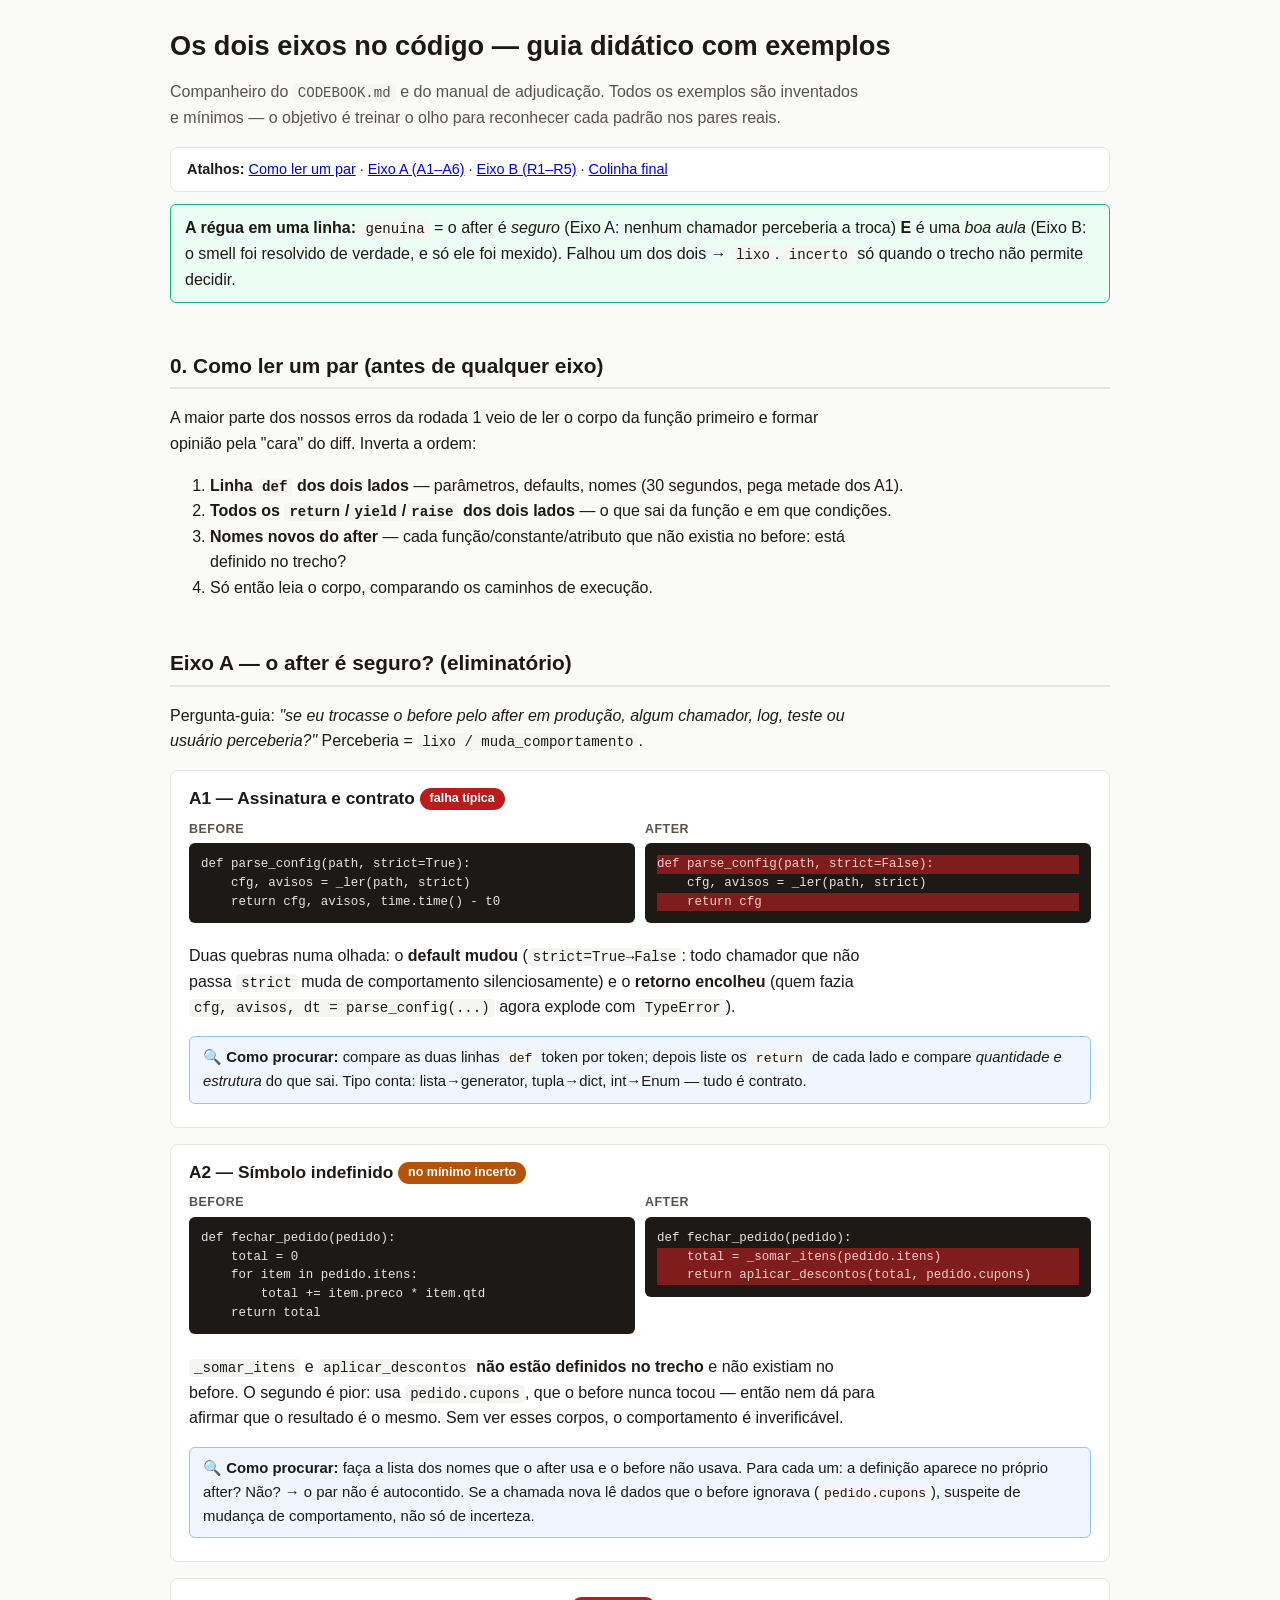
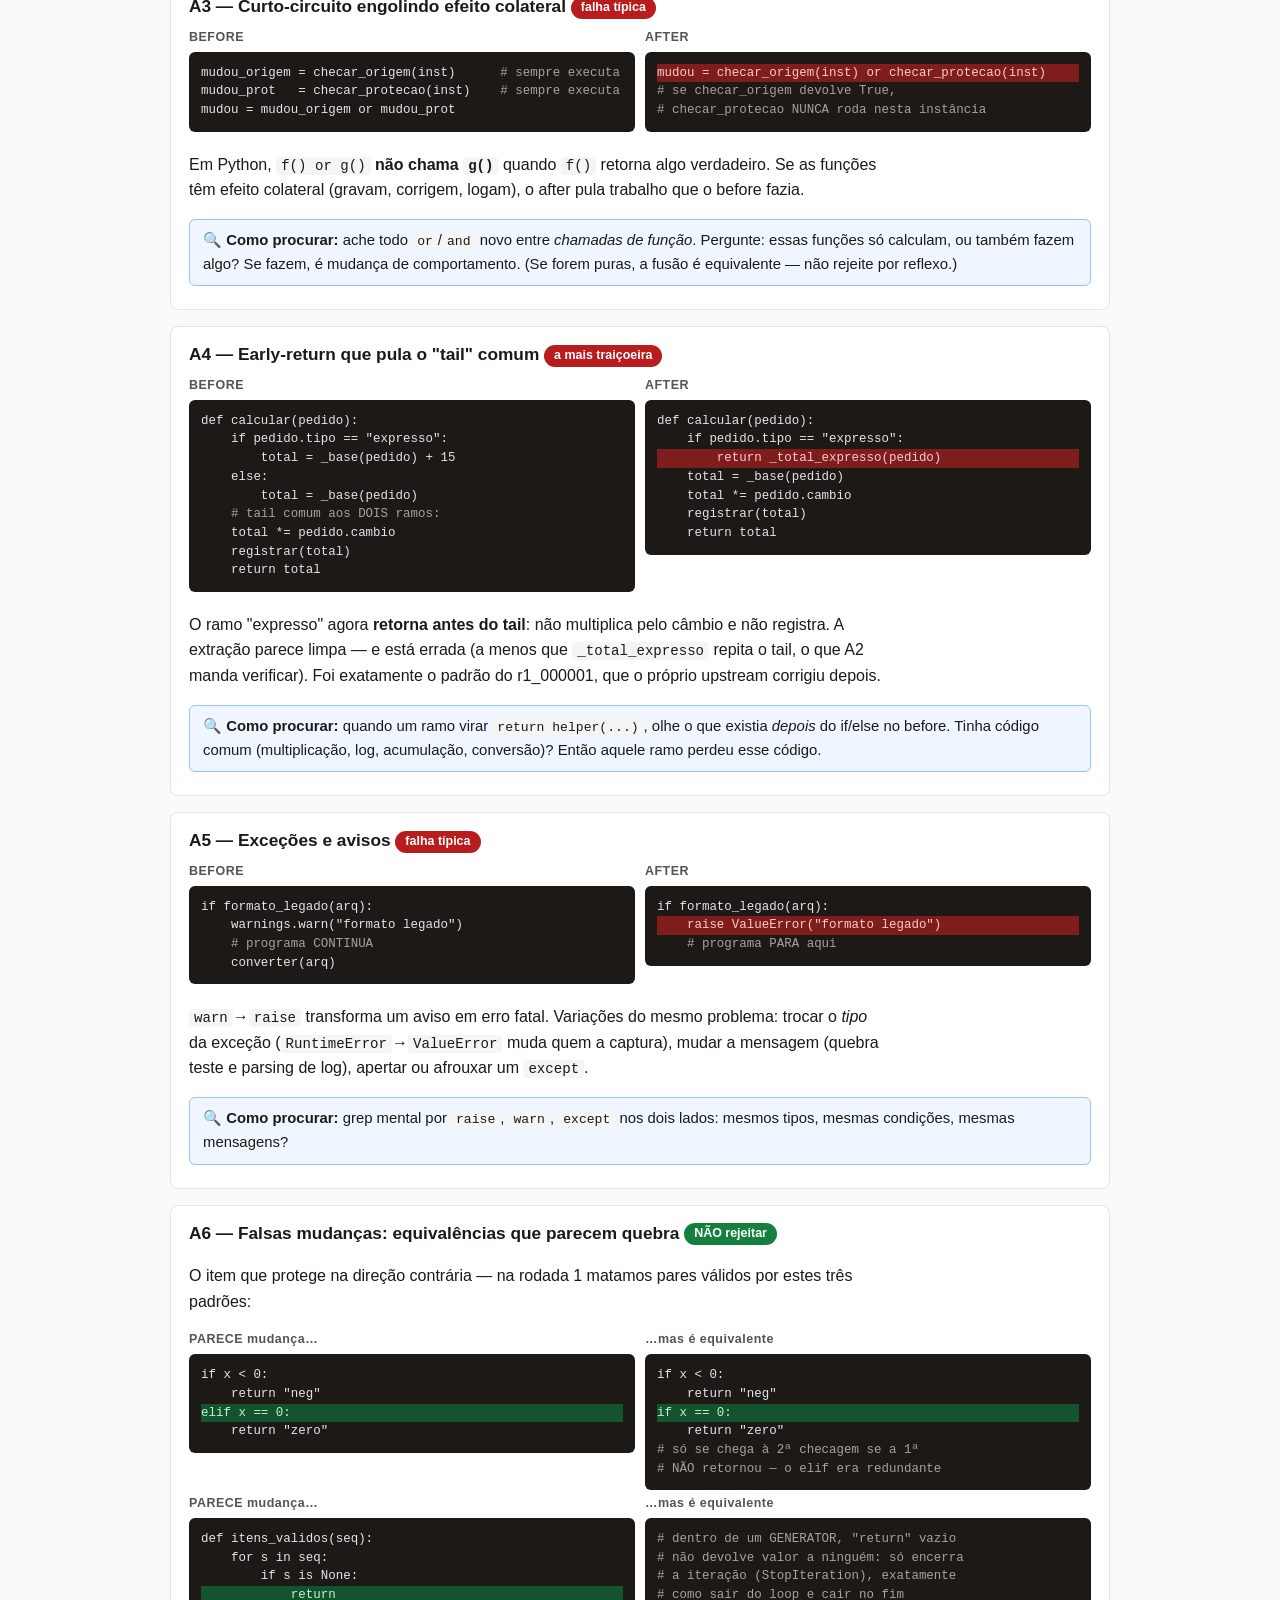
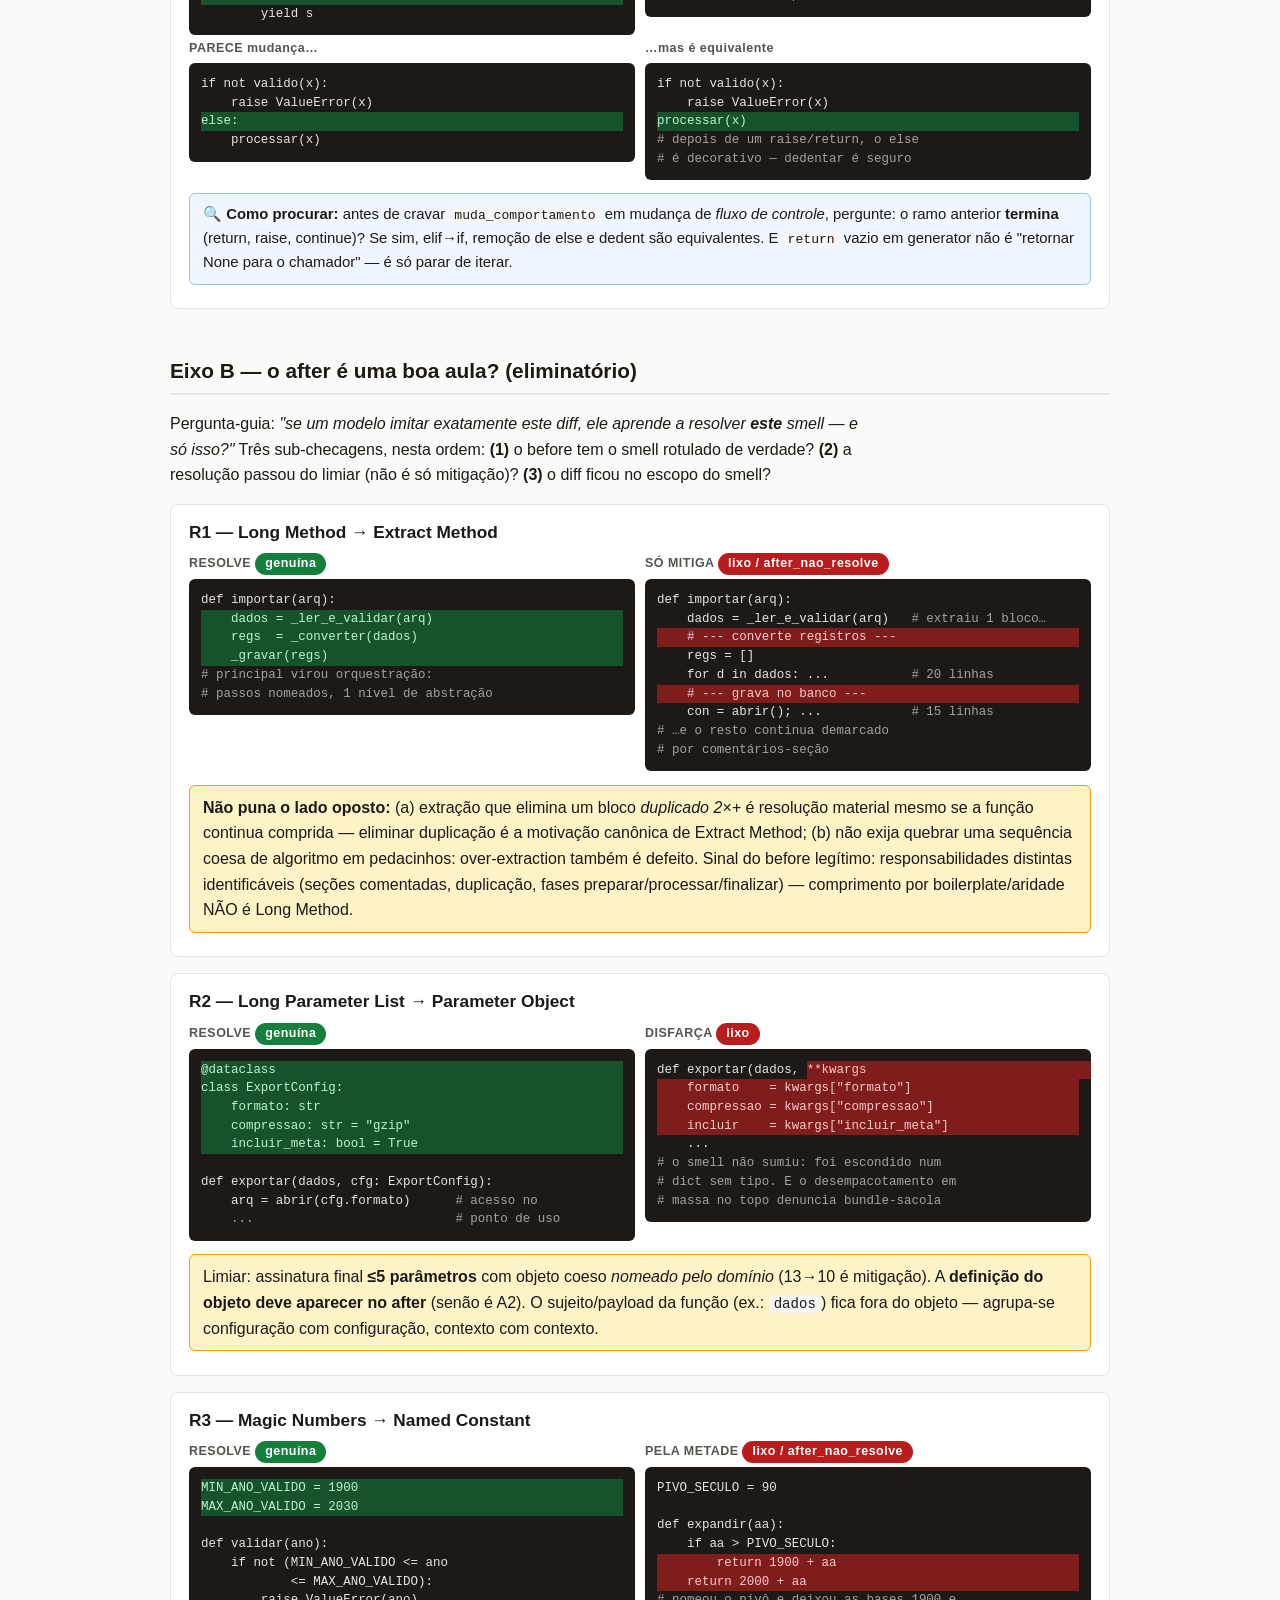
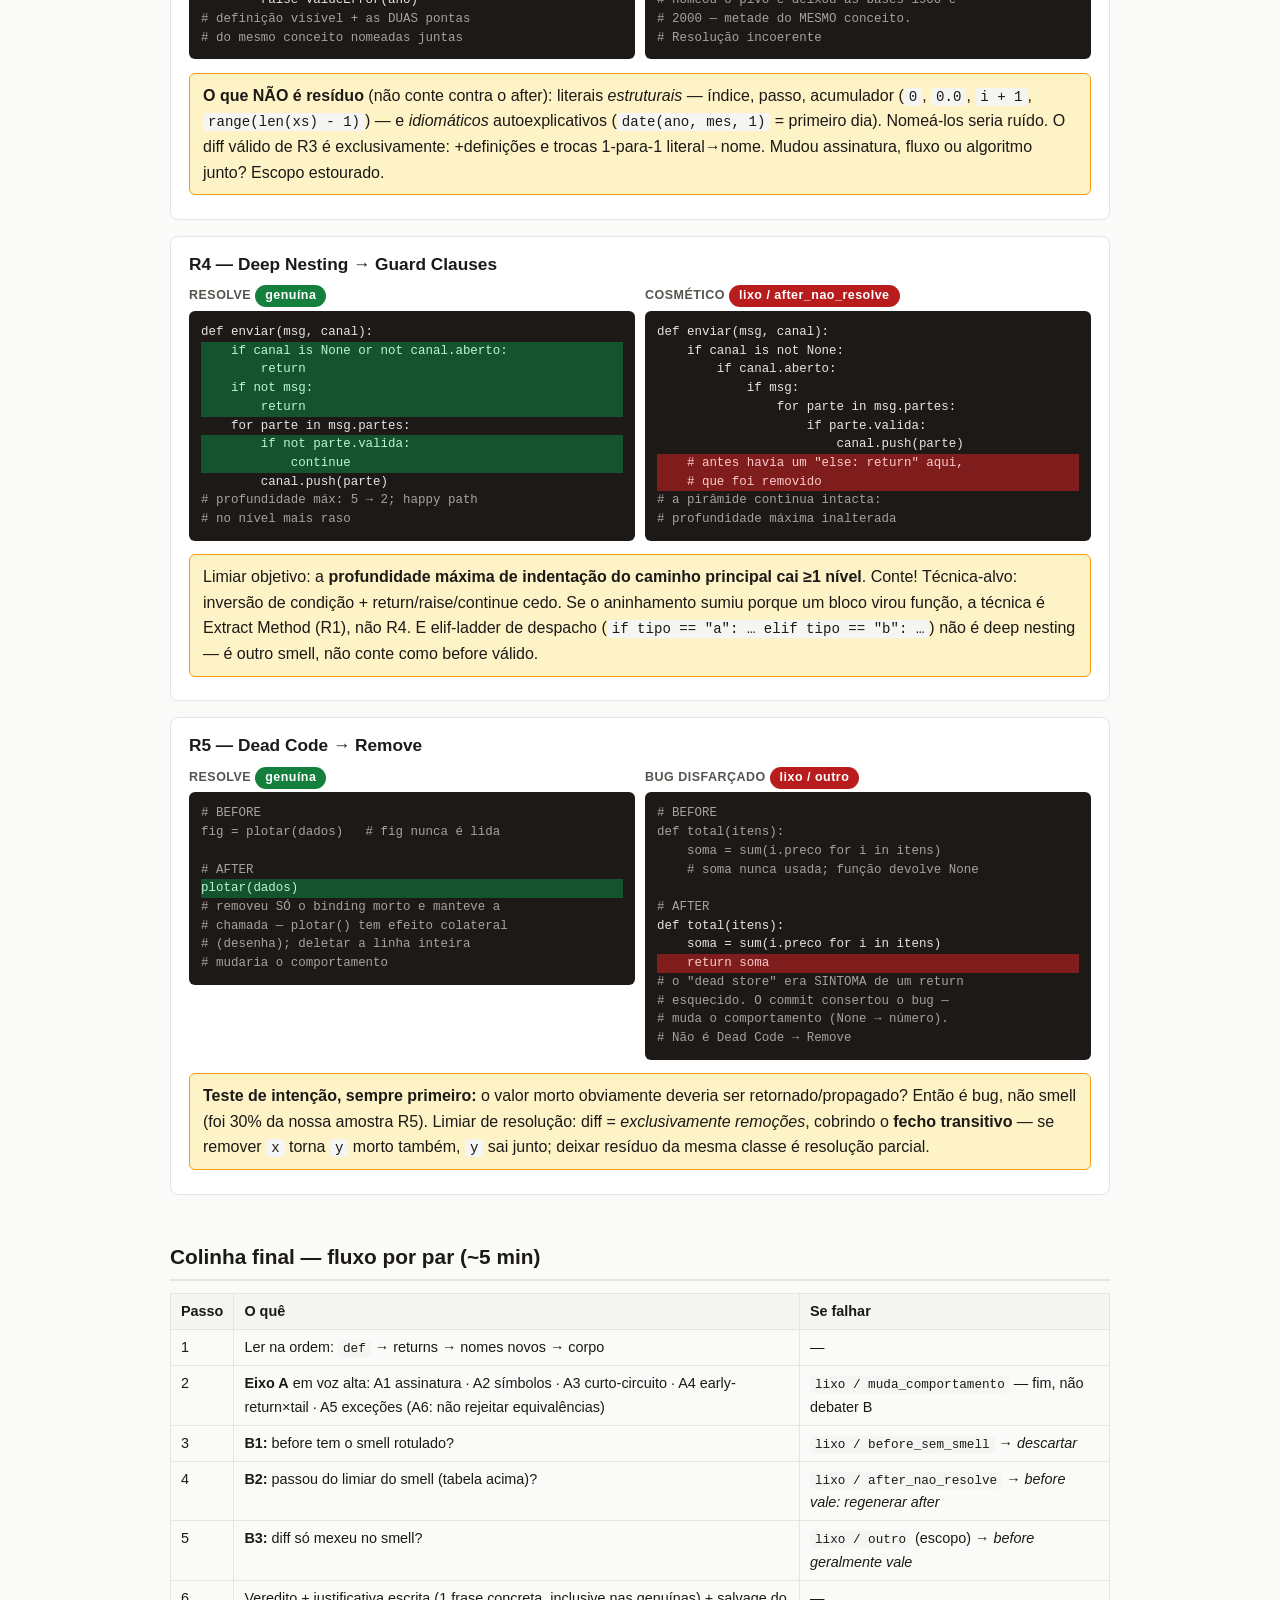
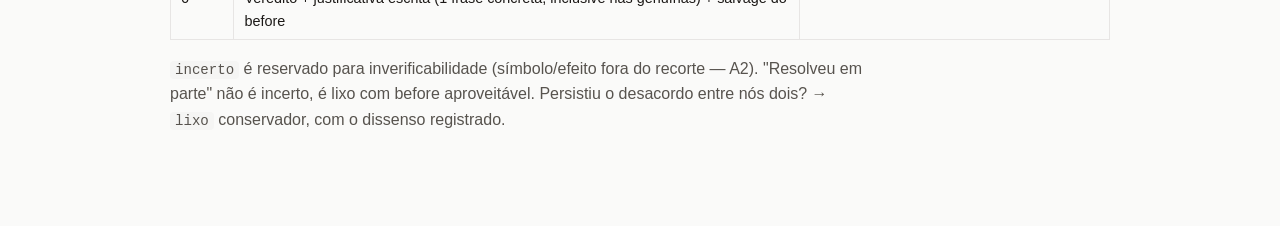
<file: GUIA_EIXOS.html>
<!doctype html>
<html lang="pt-BR">
<head>
<meta charset="utf-8">
<meta name="viewport" content="width=device-width, initial-scale=1">
<title>Guia didático — os dois eixos no código</title>
<style>
:root { --ink:#1c1917; --muted:#57534e; --line:#e7e5e4; --bg:#fafaf9;
        --ok:#15803d; --bad:#b91c1c; --warn:#b45309; }
* { box-sizing:border-box }
body { font:16px/1.6 -apple-system,"Segoe UI",Roboto,sans-serif; color:var(--ink);
       background:var(--bg); margin:0 }
main { max-width:980px; margin:0 auto; padding:24px 20px 80px }
h1 { font-size:1.7rem; line-height:1.25; margin:.2em 0 }
h2 { font-size:1.3rem; margin:2.2em 0 .6em; border-bottom:2px solid var(--line); padding-bottom:.25em }
h3 { font-size:1.08rem; margin:1.6em 0 .4em }
p, li { max-width:78ch }
.sub { color:var(--muted) }
.badge { display:inline-block; padding:1px 10px; border-radius:999px; font-size:.78rem;
         font-weight:700; color:#fff; vertical-align:middle }
.ok   { background:var(--ok) }
.bad  { background:var(--bad) }
.warn { background:var(--warn) }
.caixa { background:#fff; border:1px solid var(--line); border-radius:8px;
         padding:14px 18px; margin:16px 0 }
.caixa h3 { margin-top:0 }
.duo { display:grid; grid-template-columns:1fr 1fr; gap:10px }
@media (max-width:760px){ .duo { grid-template-columns:1fr } }
pre { background:#1c1917; color:#e7e5e4; padding:12px; border-radius:6px;
      overflow-x:auto; font-size:.78rem; line-height:1.5; margin:.3em 0 }
pre .x { background:#7f1d1d; color:#fecaca; display:inline-block; width:100% }
pre .v { background:#14532d; color:#bbf7d0; display:inline-block; width:100% }
pre .c { color:#a8a29e }
.rotulo { font-size:.78rem; font-weight:700; color:var(--muted); letter-spacing:.04em }
.como { background:#eff6ff; border:1px solid #93c5fd; border-radius:6px; padding:9px 13px;
        margin:.6em 0; font-size:.93rem }
.como::before { content:"🔍 Como procurar: "; font-weight:700 }
.alerta { background:#fef3c7; border:1px solid #f59e0b; border-radius:6px; padding:9px 13px; margin:.6em 0 }
.regra  { background:#ecfdf5; border:1px solid #10b981; border-radius:6px; padding:10px 14px; margin:.8em 0 }
table { border-collapse:collapse; width:100%; margin:.6em 0; font-size:.9rem }
th,td { border:1px solid var(--line); padding:6px 10px; text-align:left; vertical-align:top }
th { background:#f5f5f4 }
nav { font-size:.9rem; background:#fff; border:1px solid var(--line); border-radius:8px; padding:10px 16px }
code { background:#f5f5f4; padding:1px 5px; border-radius:4px; font-size:.88em }
</style>
</head>
<body><main>

<h1>Os dois eixos no código — guia didático com exemplos</h1>
<p class="sub">Companheiro do <code>CODEBOOK.md</code> e do manual de adjudicação. Todos os
exemplos são inventados e mínimos — o objetivo é treinar o olho para reconhecer cada padrão
nos pares reais.</p>

<nav><strong>Atalhos:</strong>
<a href="#leitura">Como ler um par</a> ·
<a href="#eixoA">Eixo A (A1–A6)</a> ·
<a href="#eixoB">Eixo B (R1–R5)</a> ·
<a href="#colinha">Colinha final</a></nav>

<div class="regra"><strong>A régua em uma linha:</strong> <code>genuina</code> = o after é
<em>seguro</em> (Eixo A: nenhum chamador perceberia a troca) <strong>E</strong> é uma
<em>boa aula</em> (Eixo B: o smell foi resolvido de verdade, e só ele foi mexido). Falhou um
dos dois → <code>lixo</code>. <code>incerto</code> só quando o trecho não permite decidir.</div>

<h2 id="leitura">0. Como ler um par (antes de qualquer eixo)</h2>
<p>A maior parte dos nossos erros da rodada 1 veio de ler o corpo da função primeiro e formar
opinião pela "cara" do diff. Inverta a ordem:</p>
<ol>
<li><strong>Linha <code>def</code> dos dois lados</strong> — parâmetros, defaults, nomes (30 segundos, pega metade dos A1).</li>
<li><strong>Todos os <code>return</code>/<code>yield</code>/<code>raise</code> dos dois lados</strong> — o que sai da função e em que condições.</li>
<li><strong>Nomes novos do after</strong> — cada função/constante/atributo que não existia no before: está definido no trecho?</li>
<li>Só então leia o corpo, comparando os caminhos de execução.</li>
</ol>

<h2 id="eixoA">Eixo A — o after é seguro? (eliminatório)</h2>
<p>Pergunta-guia: <em>"se eu trocasse o before pelo after em produção, algum chamador, log,
teste ou usuário perceberia?"</em> Perceberia = <code>lixo / muda_comportamento</code>.</p>

<div class="caixa">
<h3>A1 — Assinatura e contrato <span class="badge bad">falha típica</span></h3>
<div class="duo">
<div><div class="rotulo">BEFORE</div>
<pre>def parse_config(path, strict=True):
    cfg, avisos = _ler(path, strict)
    return cfg, avisos, time.time() - t0</pre></div>
<div><div class="rotulo">AFTER</div>
<pre><span class="x">def parse_config(path, strict=False):</span>
    cfg, avisos = _ler(path, strict)
<span class="x">    return cfg</span></pre></div>
</div>
<p>Duas quebras numa olhada: o <strong>default mudou</strong> (<code>strict=True→False</code>:
todo chamador que não passa <code>strict</code> muda de comportamento silenciosamente) e o
<strong>retorno encolheu</strong> (quem fazia <code>cfg, avisos, dt = parse_config(...)</code>
agora explode com <code>TypeError</code>).</p>
<div class="como">compare as duas linhas <code>def</code> token por token; depois liste os
<code>return</code> de cada lado e compare <em>quantidade e estrutura</em> do que sai. Tipo
conta: lista→generator, tupla→dict, int→Enum — tudo é contrato.</div>
</div>

<div class="caixa">
<h3>A2 — Símbolo indefinido <span class="badge warn">no mínimo incerto</span></h3>
<div class="duo">
<div><div class="rotulo">BEFORE</div>
<pre>def fechar_pedido(pedido):
    total = 0
    for item in pedido.itens:
        total += item.preco * item.qtd
    return total</pre></div>
<div><div class="rotulo">AFTER</div>
<pre>def fechar_pedido(pedido):
<span class="x">    total = _somar_itens(pedido.itens)</span>
<span class="x">    return aplicar_descontos(total, pedido.cupons)</span></pre></div>
</div>
<p><code>_somar_itens</code> e <code>aplicar_descontos</code> <strong>não estão definidos no
trecho</strong> e não existiam no before. O segundo é pior: usa <code>pedido.cupons</code>, que
o before nunca tocou — então nem dá para afirmar que o resultado é o mesmo. Sem ver esses
corpos, o comportamento é inverificável.</p>
<div class="como">faça a lista dos nomes que o after usa e o before não usava. Para cada um:
a definição aparece no próprio after? Não? → o par não é autocontido. Se a chamada nova lê
dados que o before ignorava (<code>pedido.cupons</code>), suspeite de mudança de comportamento,
não só de incerteza.</div>
</div>

<div class="caixa">
<h3>A3 — Curto-circuito engolindo efeito colateral <span class="badge bad">falha típica</span></h3>
<div class="duo">
<div><div class="rotulo">BEFORE</div>
<pre>mudou_origem = checar_origem(inst)      <span class="c"># sempre executa</span>
mudou_prot   = checar_protecao(inst)    <span class="c"># sempre executa</span>
mudou = mudou_origem or mudou_prot</pre></div>
<div><div class="rotulo">AFTER</div>
<pre><span class="x">mudou = checar_origem(inst) or checar_protecao(inst)</span>
<span class="c"># se checar_origem devolve True,
# checar_protecao NUNCA roda nesta instância</span></pre></div>
</div>
<p>Em Python, <code>f() or g()</code> <strong>não chama <code>g()</code></strong> quando
<code>f()</code> retorna algo verdadeiro. Se as funções têm efeito colateral (gravam, corrigem,
logam), o after pula trabalho que o before fazia.</p>
<div class="como">ache todo <code>or</code>/<code>and</code> novo entre <em>chamadas de
função</em>. Pergunte: essas funções só calculam, ou também fazem algo? Se fazem, é mudança de
comportamento. (Se forem puras, a fusão é equivalente — não rejeite por reflexo.)</div>
</div>

<div class="caixa">
<h3>A4 — Early-return que pula o "tail" comum <span class="badge bad">a mais traiçoeira</span></h3>
<div class="duo">
<div><div class="rotulo">BEFORE</div>
<pre>def calcular(pedido):
    if pedido.tipo == "expresso":
        total = _base(pedido) + 15
    else:
        total = _base(pedido)
    <span class="c"># tail comum aos DOIS ramos:</span>
    total *= pedido.cambio
    registrar(total)
    return total</pre></div>
<div><div class="rotulo">AFTER</div>
<pre>def calcular(pedido):
    if pedido.tipo == "expresso":
<span class="x">        return _total_expresso(pedido)</span>
    total = _base(pedido)
    total *= pedido.cambio
    registrar(total)
    return total</pre></div>
</div>
<p>O ramo "expresso" agora <strong>retorna antes do tail</strong>: não multiplica pelo câmbio e
não registra. A extração parece limpa — e está errada (a menos que <code>_total_expresso</code>
repita o tail, o que A2 manda verificar). Foi exatamente o padrão do r1_000001, que o próprio
upstream corrigiu depois.</p>
<div class="como">quando um ramo virar <code>return helper(...)</code>, olhe o que existia
<em>depois</em> do if/else no before. Tinha código comum (multiplicação, log, acumulação,
conversão)? Então aquele ramo perdeu esse código.</div>
</div>

<div class="caixa">
<h3>A5 — Exceções e avisos <span class="badge bad">falha típica</span></h3>
<div class="duo">
<div><div class="rotulo">BEFORE</div>
<pre>if formato_legado(arq):
    warnings.warn("formato legado")
    <span class="c"># programa CONTINUA</span>
    converter(arq)</pre></div>
<div><div class="rotulo">AFTER</div>
<pre>if formato_legado(arq):
<span class="x">    raise ValueError("formato legado")</span>
    <span class="c"># programa PARA aqui</span></pre></div>
</div>
<p><code>warn</code>→<code>raise</code> transforma um aviso em erro fatal. Variações do mesmo
problema: trocar o <em>tipo</em> da exceção (<code>RuntimeError</code>→<code>ValueError</code>
muda quem a captura), mudar a mensagem (quebra teste e parsing de log), apertar ou afrouxar um
<code>except</code>.</p>
<div class="como">grep mental por <code>raise</code>, <code>warn</code>, <code>except</code>
nos dois lados: mesmos tipos, mesmas condições, mesmas mensagens?</div>
</div>

<div class="caixa">
<h3>A6 — Falsas mudanças: equivalências que parecem quebra <span class="badge ok">NÃO rejeitar</span></h3>
<p>O item que protege na direção contrária — na rodada 1 matamos pares válidos por estes três
padrões:</p>
<div class="duo">
<div><div class="rotulo">PARECE mudança…</div>
<pre>if x &lt; 0:
    return "neg"
<span class="v">elif x == 0:</span>      <span class="c"># virou if</span>
    return "zero"</pre></div>
<div><div class="rotulo">…mas é equivalente</div>
<pre>if x &lt; 0:
    return "neg"
<span class="v">if x == 0:</span>
    return "zero"
<span class="c"># só se chega à 2ª checagem se a 1ª
# NÃO retornou — o elif era redundante</span></pre></div>
</div>
<div class="duo">
<div><div class="rotulo">PARECE mudança…</div>
<pre>def itens_validos(seq):
    for s in seq:
        if s is None:
<span class="v">            return</span>   <span class="c"># era "pass" + break</span>
        yield s</pre></div>
<div><div class="rotulo">…mas é equivalente</div>
<pre><span class="c"># dentro de um GENERATOR, "return" vazio
# não devolve valor a ninguém: só encerra
# a iteração (StopIteration), exatamente
# como sair do loop e cair no fim</span></pre></div>
</div>
<div class="duo">
<div><div class="rotulo">PARECE mudança…</div>
<pre>if not valido(x):
    raise ValueError(x)
<span class="v">else:</span>             <span class="c"># else removido</span>
    processar(x)</pre></div>
<div><div class="rotulo">…mas é equivalente</div>
<pre>if not valido(x):
    raise ValueError(x)
<span class="v">processar(x)</span>
<span class="c"># depois de um raise/return, o else
# é decorativo — dedentar é seguro</span></pre></div>
</div>
<div class="como">antes de cravar <code>muda_comportamento</code> em mudança de
<em>fluxo de controle</em>, pergunte: o ramo anterior <strong>termina</strong> (return, raise,
continue)? Se sim, elif→if, remoção de else e dedent são equivalentes. E <code>return</code>
vazio em generator não é "retornar None para o chamador" — é só parar de iterar.</div>
</div>

<h2 id="eixoB">Eixo B — o after é uma boa aula? (eliminatório)</h2>
<p>Pergunta-guia: <em>"se um modelo imitar exatamente este diff, ele aprende a resolver
<strong>este</strong> smell — e só isso?"</em> Três sub-checagens, nesta ordem:
<strong>(1)</strong> o before tem o smell rotulado de verdade? <strong>(2)</strong> a resolução
passou do limiar (não é só mitigação)? <strong>(3)</strong> o diff ficou no escopo do smell?</p>

<div class="caixa">
<h3>R1 — Long Method → Extract Method</h3>
<div class="duo">
<div><div class="rotulo">RESOLVE <span class="badge ok">genuína</span></div>
<pre>def importar(arq):
<span class="v">    dados = _ler_e_validar(arq)</span>
<span class="v">    regs  = _converter(dados)</span>
<span class="v">    _gravar(regs)</span>
<span class="c"># principal virou orquestração:
# passos nomeados, 1 nível de abstração</span></pre></div>
<div><div class="rotulo">SÓ MITIGA <span class="badge bad">lixo / after_nao_resolve</span></div>
<pre>def importar(arq):
    dados = _ler_e_validar(arq)   <span class="c"># extraiu 1 bloco…</span>
<span class="x">    # --- converte registros ---</span>
    regs = []
    for d in dados: ...           <span class="c"># 20 linhas</span>
<span class="x">    # --- grava no banco ---</span>
    con = abrir(); ...            <span class="c"># 15 linhas</span>
<span class="c"># …e o resto continua demarcado
# por comentários-seção</span></pre></div>
</div>
<div class="alerta"><strong>Não puna o lado oposto:</strong> (a) extração que elimina um bloco
<em>duplicado 2×+</em> é resolução material mesmo se a função continua comprida — eliminar
duplicação é a motivação canônica de Extract Method; (b) não exija quebrar uma sequência coesa
de algoritmo em pedacinhos: over-extraction também é defeito. Sinal do before legítimo:
responsabilidades distintas identificáveis (seções comentadas, duplicação, fases
preparar/processar/finalizar) — comprimento por boilerplate/aridade NÃO é Long Method.</div>
</div>

<div class="caixa">
<h3>R2 — Long Parameter List → Parameter Object</h3>
<div class="duo">
<div><div class="rotulo">RESOLVE <span class="badge ok">genuína</span></div>
<pre><span class="v">@dataclass
class ExportConfig:
    formato: str
    compressao: str = "gzip"
    incluir_meta: bool = True</span>

def exportar(dados, cfg: ExportConfig):
    arq = abrir(cfg.formato)      <span class="c"># acesso no
    ...                           # ponto de uso</span></pre></div>
<div><div class="rotulo">DISFARÇA <span class="badge bad">lixo</span></div>
<pre>def exportar(dados, <span class="x">**kwargs</span>):
<span class="x">    formato    = kwargs["formato"]</span>
<span class="x">    compressao = kwargs["compressao"]</span>
<span class="x">    incluir    = kwargs["incluir_meta"]</span>
    ...
<span class="c"># o smell não sumiu: foi escondido num
# dict sem tipo. E o desempacotamento em
# massa no topo denuncia bundle-sacola</span></pre></div>
</div>
<div class="alerta">Limiar: assinatura final <strong>≤5 parâmetros</strong> com objeto coeso
<em>nomeado pelo domínio</em> (13→10 é mitigação). A <strong>definição do objeto deve aparecer
no after</strong> (senão é A2). O sujeito/payload da função (ex.: <code>dados</code>) fica fora
do objeto — agrupa-se configuração com configuração, contexto com contexto.</div>
</div>

<div class="caixa">
<h3>R3 — Magic Numbers → Named Constant</h3>
<div class="duo">
<div><div class="rotulo">RESOLVE <span class="badge ok">genuína</span></div>
<pre><span class="v">MIN_ANO_VALIDO = 1900
MAX_ANO_VALIDO = 2030</span>

def validar(ano):
    if not (MIN_ANO_VALIDO &lt;= ano
            &lt;= MAX_ANO_VALIDO):
        raise ValueError(ano)
<span class="c"># definição visível + as DUAS pontas
# do mesmo conceito nomeadas juntas</span></pre></div>
<div><div class="rotulo">PELA METADE <span class="badge bad">lixo / after_nao_resolve</span></div>
<pre>PIVO_SECULO = 90

def expandir(aa):
    if aa &gt; PIVO_SECULO:
<span class="x">        return 1900 + aa</span>
<span class="x">    return 2000 + aa</span>
<span class="c"># nomeou o pivô e deixou as bases 1900 e
# 2000 — metade do MESMO conceito.
# Resolução incoerente</span></pre></div>
</div>
<div class="alerta"><strong>O que NÃO é resíduo</strong> (não conte contra o after): literais
<em>estruturais</em> — índice, passo, acumulador (<code>0</code>, <code>0.0</code>,
<code>i + 1</code>, <code>range(len(xs) - 1)</code>) — e <em>idiomáticos</em> autoexplicativos
(<code>date(ano, mes, 1)</code> = primeiro dia). Nomeá-los seria ruído. O diff válido de R3 é
exclusivamente: +definições e trocas 1-para-1 literal→nome. Mudou assinatura, fluxo ou
algoritmo junto? Escopo estourado.</div>
</div>

<div class="caixa">
<h3>R4 — Deep Nesting → Guard Clauses</h3>
<div class="duo">
<div><div class="rotulo">RESOLVE <span class="badge ok">genuína</span></div>
<pre>def enviar(msg, canal):
<span class="v">    if canal is None or not canal.aberto:
        return</span>
<span class="v">    if not msg:
        return</span>
    for parte in msg.partes:
<span class="v">        if not parte.valida:
            continue</span>
        canal.push(parte)
<span class="c"># profundidade máx: 5 → 2; happy path
# no nível mais raso</span></pre></div>
<div><div class="rotulo">COSMÉTICO <span class="badge bad">lixo / after_nao_resolve</span></div>
<pre>def enviar(msg, canal):
    if canal is not None:
        if canal.aberto:
            if msg:
                for parte in msg.partes:
                    if parte.valida:
                        canal.push(parte)
<span class="x">    # antes havia um "else: return" aqui,
    # que foi removido</span>
<span class="c"># a pirâmide continua intacta:
# profundidade máxima inalterada</span></pre></div>
</div>
<div class="alerta">Limiar objetivo: a <strong>profundidade máxima de indentação do caminho
principal cai ≥1 nível</strong>. Conte! Técnica-alvo: inversão de condição + return/raise/continue
cedo. Se o aninhamento sumiu porque um bloco virou função, a técnica é Extract Method (R1), não
R4. E elif-ladder de despacho (<code>if tipo == "a": … elif tipo == "b": …</code>) não é deep
nesting — é outro smell, não conte como before válido.</div>
</div>

<div class="caixa">
<h3>R5 — Dead Code → Remove</h3>
<div class="duo">
<div><div class="rotulo">RESOLVE <span class="badge ok">genuína</span></div>
<pre><span class="c"># BEFORE
fig = plotar(dados)   # fig nunca é lida</span>

<span class="c"># AFTER</span>
<span class="v">plotar(dados)</span>
<span class="c"># removeu SÓ o binding morto e manteve a
# chamada — plotar() tem efeito colateral
# (desenha); deletar a linha inteira
# mudaria o comportamento</span></pre></div>
<div><div class="rotulo">BUG DISFARÇADO <span class="badge bad">lixo / outro</span></div>
<pre><span class="c"># BEFORE
def total(itens):
    soma = sum(i.preco for i in itens)
    # soma nunca usada; função devolve None</span>

<span class="c"># AFTER</span>
def total(itens):
    soma = sum(i.preco for i in itens)
<span class="x">    return soma</span>
<span class="c"># o "dead store" era SINTOMA de um return
# esquecido. O commit consertou o bug —
# muda o comportamento (None → número).
# Não é Dead Code → Remove</span></pre></div>
</div>
<div class="alerta"><strong>Teste de intenção, sempre primeiro:</strong> o valor morto
obviamente deveria ser retornado/propagado? Então é bug, não smell (foi 30% da nossa amostra
R5). Limiar de resolução: diff = <em>exclusivamente remoções</em>, cobrindo o <strong>fecho
transitivo</strong> — se remover <code>x</code> torna <code>y</code> morto também,
<code>y</code> sai junto; deixar resíduo da mesma classe é resolução parcial.</div>
</div>

<h2 id="colinha">Colinha final — fluxo por par (~5 min)</h2>
<table>
<tr><th>Passo</th><th>O quê</th><th>Se falhar</th></tr>
<tr><td>1</td><td>Ler na ordem: <code>def</code> → returns → nomes novos → corpo</td><td>—</td></tr>
<tr><td>2</td><td><strong>Eixo A</strong> em voz alta: A1 assinatura · A2 símbolos · A3 curto-circuito · A4 early-return×tail · A5 exceções (A6: não rejeitar equivalências)</td><td><code>lixo / muda_comportamento</code> — fim, não debater B</td></tr>
<tr><td>3</td><td><strong>B1:</strong> before tem o smell rotulado?</td><td><code>lixo / before_sem_smell</code> → <em>descartar</em></td></tr>
<tr><td>4</td><td><strong>B2:</strong> passou do limiar do smell (tabela acima)?</td><td><code>lixo / after_nao_resolve</code> → <em>before vale: regenerar after</em></td></tr>
<tr><td>5</td><td><strong>B3:</strong> diff só mexeu no smell?</td><td><code>lixo / outro</code> (escopo) → <em>before geralmente vale</em></td></tr>
<tr><td>6</td><td>Veredito + justificativa escrita (1 frase concreta, inclusive nas genuínas) + salvage do before</td><td>—</td></tr>
</table>
<p class="sub"><code>incerto</code> é reservado para inverificabilidade (símbolo/efeito fora do
recorte — A2). "Resolveu em parte" não é incerto, é lixo com before aproveitável. Persistiu o
desacordo entre nós dois? → <code>lixo</code> conservador, com o dissenso registrado.</p>

</main></body></html>
</file>
